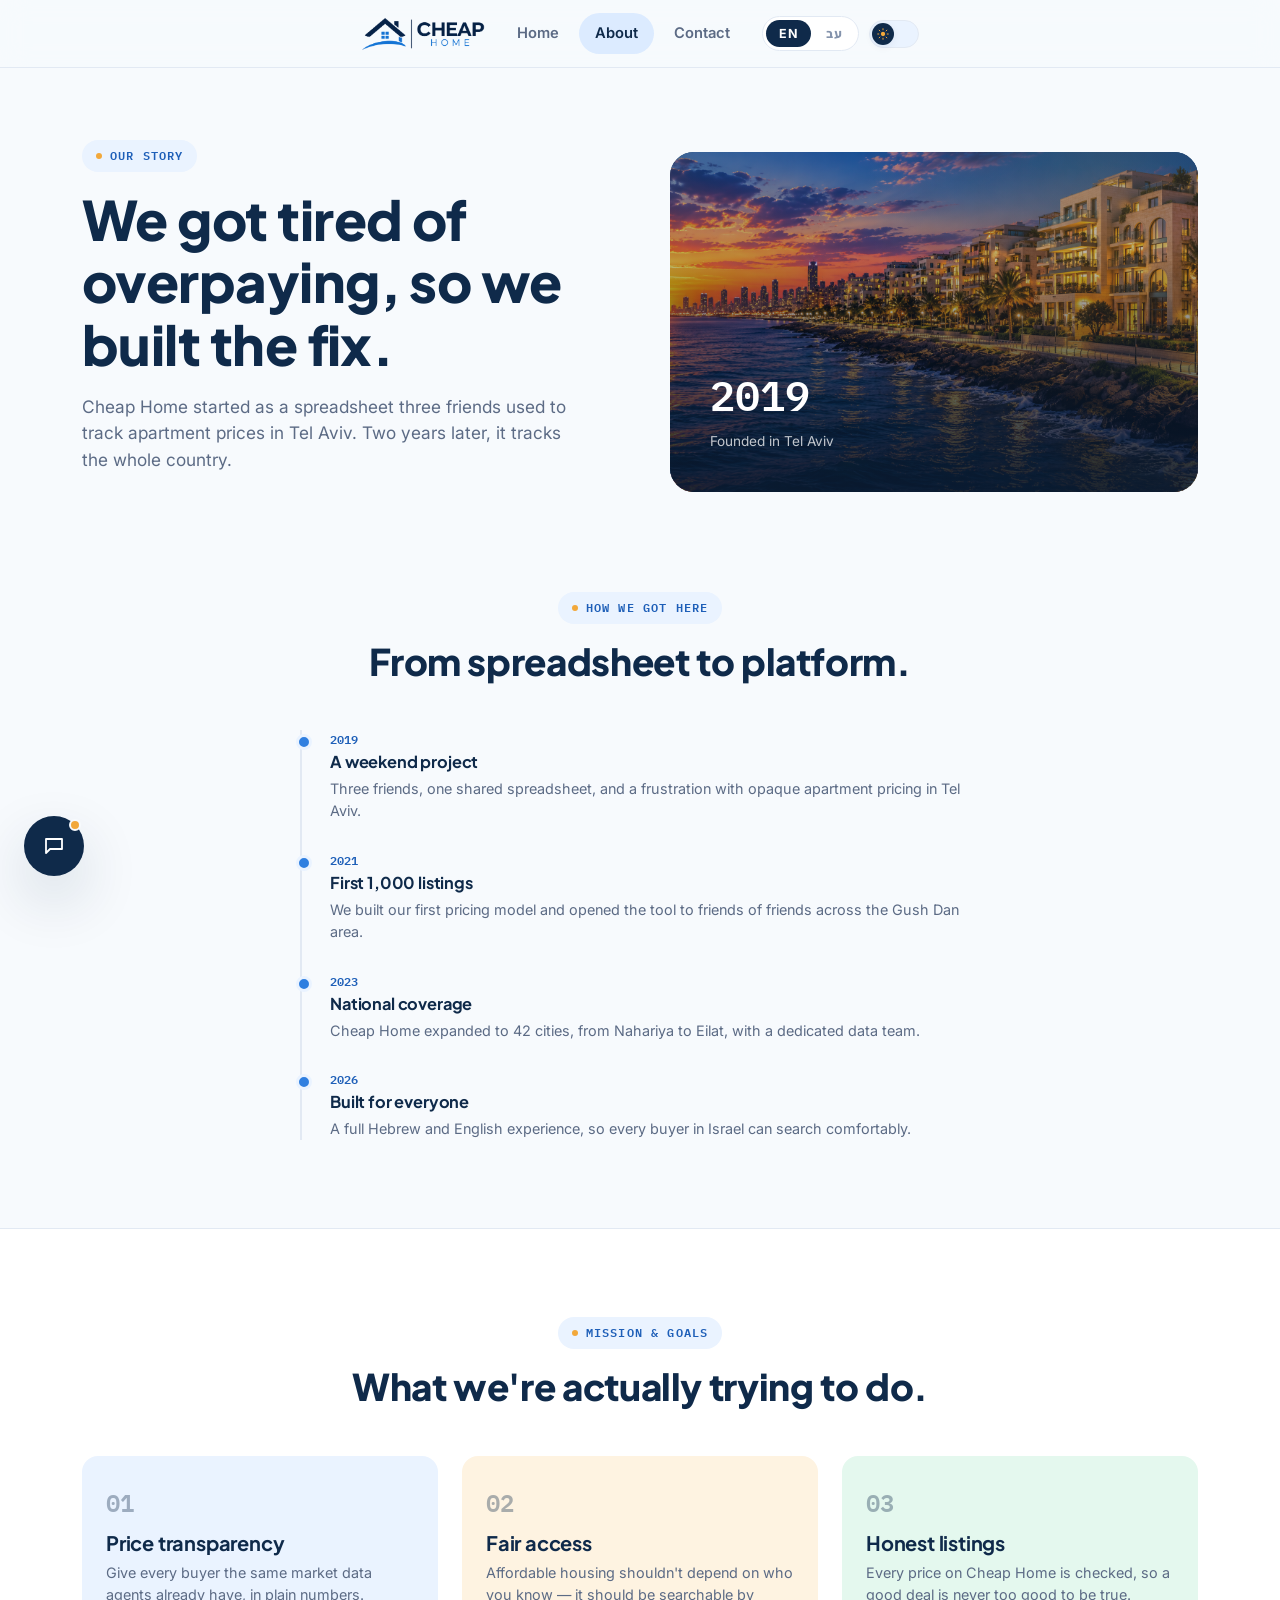
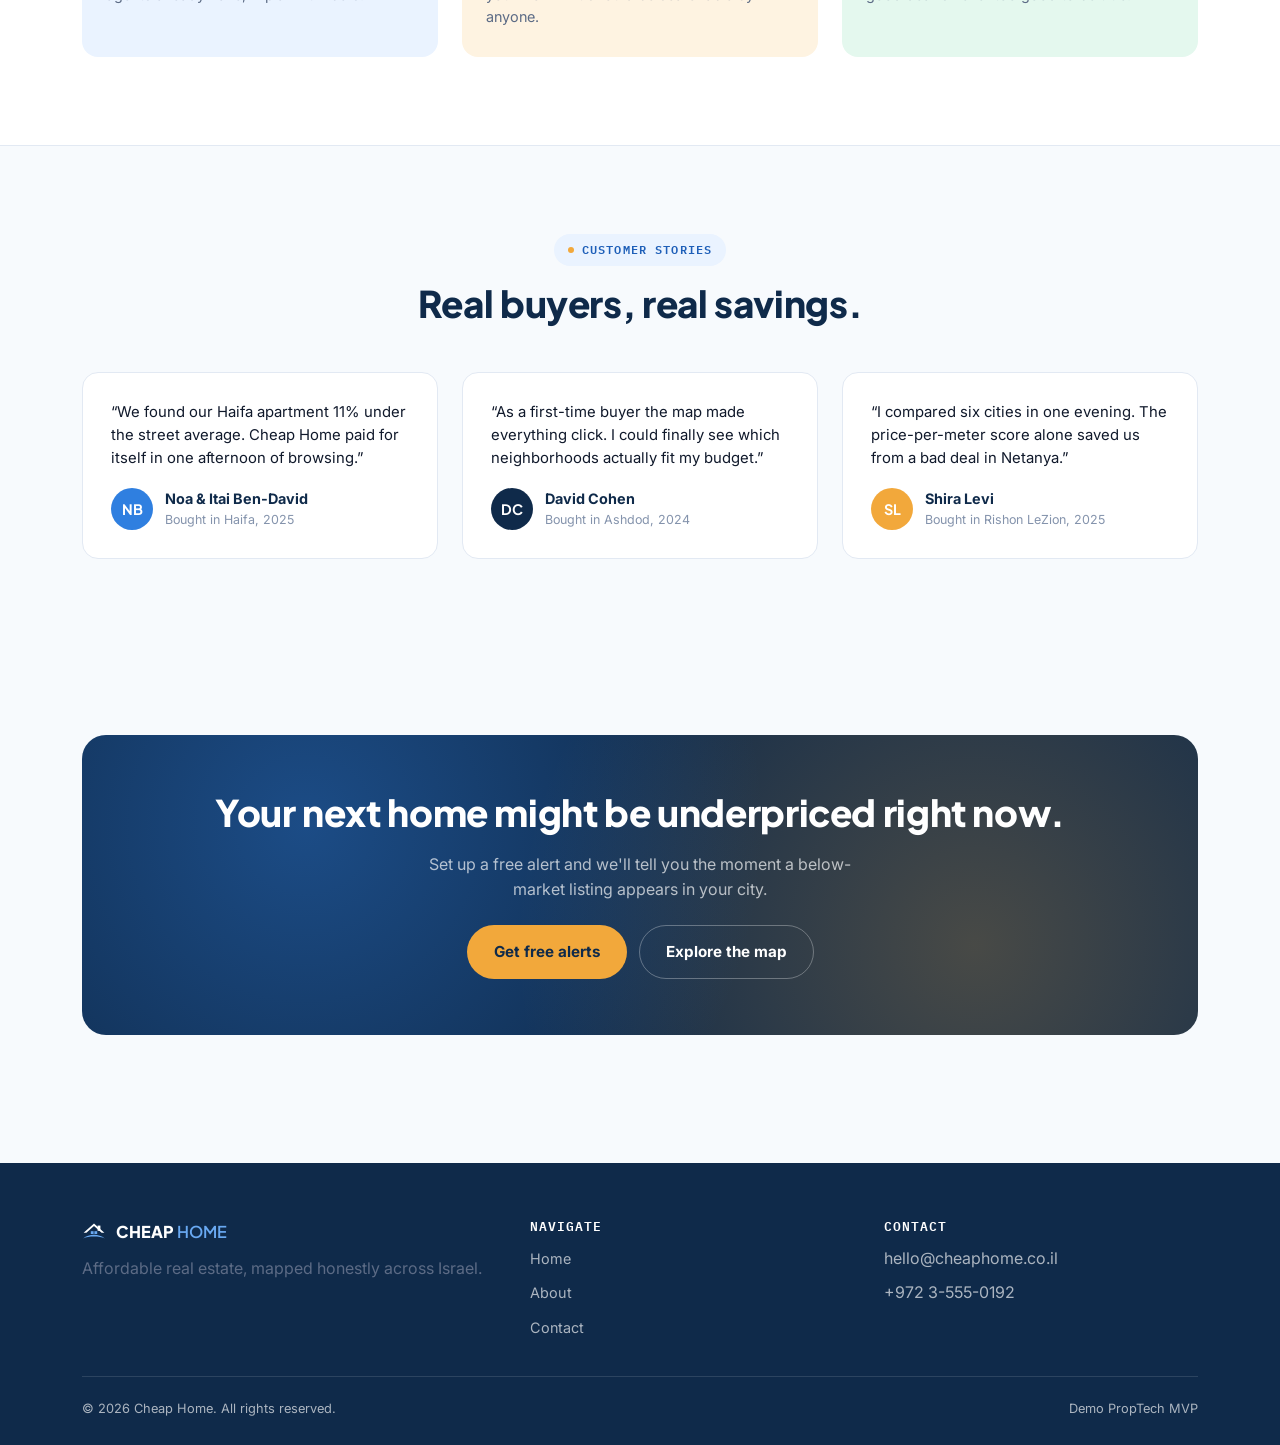
<file: about.html>
<!DOCTYPE html>
<html lang="en" dir="ltr">
<head>
<meta charset="UTF-8">
<script src="scripts/theme-init.js"></script>
<meta name="viewport" content="width=device-width, initial-scale=1.0">
<title>About — Cheap Home</title>
<meta name="description" content="The story, mission and customers behind Cheap Home, Israel's affordable real estate platform.">
<link rel="icon" href="assets/icon.svg" type="image/svg+xml">
<link rel="stylesheet" href="style.css">
</head>
<body>

<!-- ============ HEADER ============ -->
<header class="site-header">
  <div class="container nav-inner">
    <a href="index.html" class="brand">
      <img class="brand-logo" src="assets/logo-en.png" data-logo-en-light="assets/logo-en.png" data-logo-en-dark="assets/logo-en-dark.png" data-logo-he-light="assets/logo-en.png" data-logo-he-dark="assets/logo-en-dark.png" alt="Cheap Home">
    </a>

    <nav class="nav-links">
      <a href="index.html" data-page="index.html" data-i18n="nav.home">Home</a>
      <a href="about.html" data-page="about.html" data-i18n="nav.about">About</a>
      <a href="contact.html" data-page="contact.html" data-i18n="nav.contact">Contact</a>
    </nav>

    <div class="nav-actions">
      <div class="lang-switch">
        <button type="button" data-lang="en">EN</button>
        <button type="button" data-lang="he">עב</button>
      </div>
      <button class="theme-toggle" id="theme-toggle" type="button" role="switch" aria-checked="false" data-i18n-aria-label="theme.toDark" aria-label="Switch to dark mode">
        <span class="tt-thumb">
          <svg class="tt-icon tt-sun" viewBox="0 0 20 20" fill="none" stroke="currentColor" stroke-width="1.6" stroke-linecap="round"><circle cx="10" cy="10" r="3.6" fill="currentColor" stroke="none"></circle><line x1="10" y1="1.2" x2="10" y2="3"></line><line x1="10" y1="17" x2="10" y2="18.8"></line><line x1="1.2" y1="10" x2="3" y2="10"></line><line x1="17" y1="10" x2="18.8" y2="10"></line><line x1="3.6" y1="3.6" x2="4.9" y2="4.9"></line><line x1="15.1" y1="15.1" x2="16.4" y2="16.4"></line><line x1="15.1" y1="4.9" x2="16.4" y2="3.6"></line><line x1="3.6" y1="16.4" x2="4.9" y2="15.1"></line></svg>
          <svg class="tt-icon tt-moon" viewBox="0 0 20 20" fill="currentColor"><path d="M15.5 12.3A6.5 6.5 0 018 3.8c0-.6.05-1.1.16-1.6A7 7 0 1017 13.7c-.5.4-1 .5-1.5.6z"></path></svg>
        </span>
      </button>
      <button class="nav-toggle" type="button" aria-label="Menu"><span></span></button>
    </div>
  </div>
</header>

<!-- ============ ABOUT HERO / STORY ============ -->
<section class="hero" style="padding-bottom:0;">
  <div class="container story-grid">
    <div class="reveal">
      <span class="eyebrow" data-i18n="about.hero.eyebrow">Our story</span>
      <h1 data-i18n="about.hero.title">We got tired of overpaying, so we built the fix.</h1>
      <p class="hero-lead" data-i18n="about.hero.lead">Cheap Home started as a spreadsheet three friends used to track apartment prices in Tel Aviv. Two years later, it tracks the whole country.</p>
    </div>
    <div class="story-figure reveal">
      <img class="story-photo" src="assets/shorelineCH.png" alt="Illustration of an Israeli shoreline with homes along the promenade">
      <div class="sf-stat">
        <div class="num" data-i18n="about.figure.num">2019</div>
        <div class="lbl" data-i18n="about.figure.lbl">Founded in Tel Aviv</div>
      </div>
    </div>
  </div>
</section>

<!-- ============ TIMELINE ============ -->
<section>
  <div class="container">
    <div class="section-head reveal">
      <span class="eyebrow" data-i18n="about.timeline.eyebrow">How we got here</span>
      <h2 data-i18n="about.timeline.title">From spreadsheet to platform.</h2>
    </div>
    <div class="timeline reveal" style="max-width:680px; margin-inline:auto;">
      <div class="timeline-item">
        <div class="ti-year" data-i18n="tl1.year">2019</div>
        <h3 data-i18n="tl1.title">A weekend project</h3>
        <p data-i18n="tl1.body">Three friends, one shared spreadsheet, and a frustration with opaque apartment pricing in Tel Aviv.</p>
      </div>
      <div class="timeline-item">
        <div class="ti-year" data-i18n="tl2.year">2021</div>
        <h3 data-i18n="tl2.title">First 1,000 listings</h3>
        <p data-i18n="tl2.body">We built our first pricing model and opened the tool to friends of friends across the Gush Dan area.</p>
      </div>
      <div class="timeline-item">
        <div class="ti-year" data-i18n="tl3.year">2023</div>
        <h3 data-i18n="tl3.title">National coverage</h3>
        <p data-i18n="tl3.body">Cheap Home expanded to 42 cities, from Nahariya to Eilat, with a dedicated data team.</p>
      </div>
      <div class="timeline-item">
        <div class="ti-year" data-i18n="tl4.year">2026</div>
        <h3 data-i18n="tl4.title">Built for everyone</h3>
        <p data-i18n="tl4.body">A full Hebrew and English experience, so every buyer in Israel can search comfortably.</p>
      </div>
    </div>
  </div>
</section>

<!-- ============ MISSION ============ -->
<section class="section-alt">
  <div class="container">
    <div class="section-head reveal">
      <span class="eyebrow" data-i18n="mission.eyebrow">Mission & goals</span>
      <h2 data-i18n="mission.title">What we're actually trying to do.</h2>
    </div>
    <div class="mission-grid">
      <div class="mission-card reveal">
        <div class="mi-num">01</div>
        <h3 data-i18n="m1.title">Price transparency</h3>
        <p data-i18n="m1.body">Give every buyer the same market data agents already have, in plain numbers.</p>
      </div>
      <div class="mission-card reveal">
        <div class="mi-num">02</div>
        <h3 data-i18n="m2.title">Fair access</h3>
        <p data-i18n="m2.body">Affordable housing shouldn't depend on who you know — it should be searchable by anyone.</p>
      </div>
      <div class="mission-card reveal">
        <div class="mi-num">03</div>
        <h3 data-i18n="m3.title">Honest listings</h3>
        <p data-i18n="m3.body">Every price on Cheap Home is checked, so a good deal is never too good to be true.</p>
      </div>
    </div>
  </div>
</section>

<!-- ============ TESTIMONIALS ============ -->
<section>
  <div class="container">
    <div class="section-head reveal">
      <span class="eyebrow" data-i18n="testi.eyebrow">Customer stories</span>
      <h2 data-i18n="testi.title">Real buyers, real savings.</h2>
    </div>
    <div class="testimonial-grid">
      <div class="testimonial-card reveal">
        <p class="t-quote" data-i18n="t1.quote">We found our Haifa apartment 11% under the street average. Cheap Home paid for itself in one afternoon of browsing.</p>
        <div class="t-person">
          <div class="t-avatar" data-initials="NB">NB</div>
          <div>
            <div class="t-name" data-i18n="t1.name">Noa & Itai Ben-David</div>
            <div class="t-role" data-i18n="t1.role">Bought in Haifa, 2025</div>
          </div>
        </div>
      </div>
      <div class="testimonial-card reveal">
        <p class="t-quote" data-i18n="t2.quote">As a first-time buyer the map made everything click. I could finally see which neighborhoods actually fit my budget.</p>
        <div class="t-person">
          <div class="t-avatar" data-initials="DC">DC</div>
          <div>
            <div class="t-name" data-i18n="t2.name">David Cohen</div>
            <div class="t-role" data-i18n="t2.role">Bought in Ashdod, 2024</div>
          </div>
        </div>
      </div>
      <div class="testimonial-card reveal">
        <p class="t-quote" data-i18n="t3.quote">I compared six cities in one evening. The price-per-meter score alone saved us from a bad deal in Netanya.</p>
        <div class="t-person">
          <div class="t-avatar" data-initials="SL">SL</div>
          <div>
            <div class="t-name" data-i18n="t3.name">Shira Levi</div>
            <div class="t-role" data-i18n="t3.role">Bought in Rishon LeZion, 2025</div>
          </div>
        </div>
      </div>
    </div>
  </div>
</section>

<!-- ============ CTA BAND ============ -->
<section>
  <div class="container">
    <div class="cta-band reveal">
      <h2 data-i18n="cta.title">Your next home might be underpriced right now.</h2>
      <p data-i18n="cta.lead">Set up a free alert and we'll tell you the moment a below-market listing appears in your city.</p>
      <div class="btn-row">
        <a href="contact.html" class="btn btn-gold" data-i18n="cta.primary">Get free alerts</a>
        <a href="index.html#map" class="btn btn-outline" style="border-color:rgba(255,255,255,.3); color:#fff;" data-i18n="hero.cta.primary">Explore the map</a>
      </div>
    </div>
  </div>
</section>

<!-- ============ FOOTER ============ -->
<footer class="site-footer">
  <div class="container">
    <div class="footer-grid">
      <div>
        <div class="footer-brand"><img src="assets/icon-white.svg" alt=""><span><span data-i18n="brand.word1">CHEAP</span> <span class="word-2" data-i18n="brand.word2">HOME</span></span></div>
        <p data-i18n="footer.tagline">Affordable real estate, mapped honestly across Israel.</p>
      </div>
      <div class="footer-col">
        <h4 data-i18n="footer.nav">Navigate</h4>
        <ul>
          <li><a href="index.html" data-i18n="nav.home">Home</a></li>
          <li><a href="about.html" data-i18n="nav.about">About</a></li>
          <li><a href="contact.html" data-i18n="nav.contact">Contact</a></li>
        </ul>
      </div>
      <div class="footer-col">
        <h4 data-i18n="footer.contact">Contact</h4>
        <ul>
          <li>hello@cheaphome.co.il</li>
          <li>+972 3-555-0192</li>
        </ul>
      </div>
    </div>
    <div class="footer-bottom">
      <span data-i18n="footer.rights">© 2026 Cheap Home. All rights reserved.</span>
      <span data-i18n="footer.demo">Demo PropTech MVP</span>
    </div>
  </div>
</footer>


<!-- ============ CHAT WIDGET ============ -->
<div class="chat-widget" id="chat-widget">
  <div class="chat-panel" role="dialog" aria-label="Cheap Home chat">
    <div class="chat-header">
      <div class="chat-avatar"><img src="assets/icon.svg" alt=""></div>
      <div class="chat-head-text">
        <div class="chat-name" data-i18n="chat.name">Cheap Home Assistant</div>
        <div class="chat-status" data-i18n="chat.status">Typically replies instantly</div>
      </div>
      <button class="chat-close" id="chat-close" type="button" data-i18n-aria-label="chat.closeAria" aria-label="Close chat">
        <svg viewBox="0 0 20 20" fill="none" stroke="currentColor" stroke-width="2" stroke-linecap="round"><line x1="5" y1="5" x2="15" y2="15"></line><line x1="15" y1="5" x2="5" y2="15"></line></svg>
      </button>
    </div>
    <div class="chat-messages" id="chat-messages"></div>
    <form class="chat-input-row" id="chat-form">
      <input type="text" id="chat-input" data-i18n-placeholder="chat.placeholder" placeholder="Type a message…" autocomplete="off">
      <button class="chat-send" type="submit" data-i18n-aria-label="chat.sendAria" aria-label="Send message">
        <svg viewBox="0 0 20 20" fill="currentColor"><path d="M2 10l15-7-5 7 5 7-15-7z"></path></svg>
      </button>
    </form>
  </div>
  <button class="chat-fab" id="chat-fab" type="button" data-i18n-aria-label="chat.fabAria" aria-label="Open chat">
    <svg class="icon-chat" viewBox="0 0 24 24" fill="none" stroke="currentColor" stroke-width="1.8" stroke-linecap="round" stroke-linejoin="round"><path d="M4 5h16v10H8l-4 4V5z"></path></svg>
    <svg class="icon-close" viewBox="0 0 20 20" fill="none" stroke="currentColor" stroke-width="2" stroke-linecap="round"><line x1="5" y1="5" x2="15" y2="15"></line><line x1="15" y1="5" x2="5" y2="15"></line></svg>
    <span class="fab-dot"></span>
  </button>
</div>

<script src="scripts/scripts.js"></script>
</body>
</html>
</file>
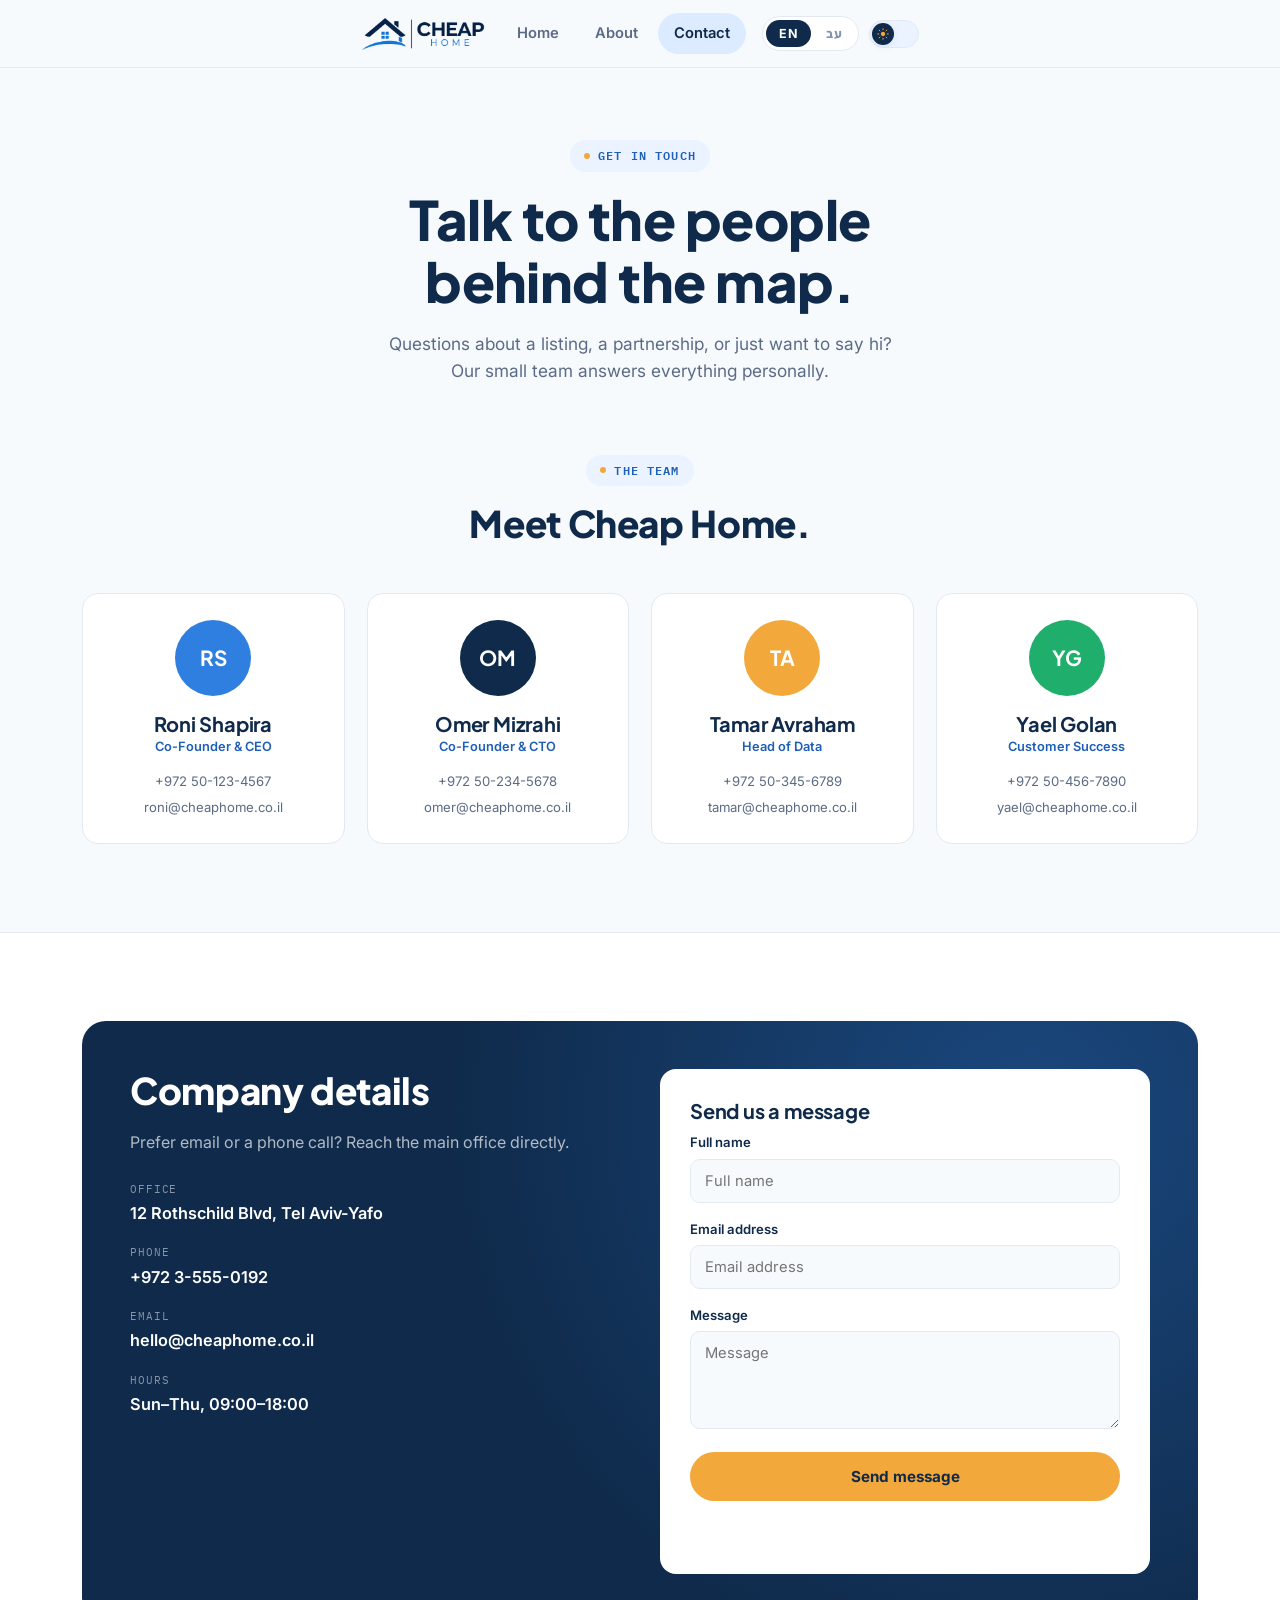
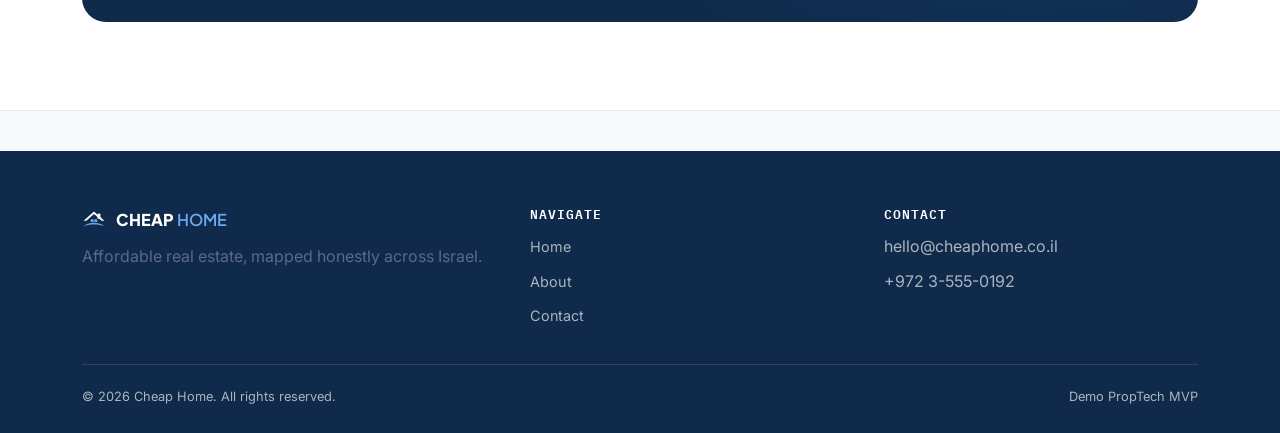
<file: contact.html>
<!DOCTYPE html>
<html lang="en" dir="ltr">
<head>
<meta charset="UTF-8">
<script src="scripts/theme-init.js"></script>
<meta name="viewport" content="width=device-width, initial-scale=1.0">
<title>Contact — Cheap Home</title>
<meta name="description" content="Get in touch with the Cheap Home team — office, phone, email and a message form.">
<link rel="icon" href="assets/icon.svg" type="image/svg+xml">
<link rel="stylesheet" href="style.css">
</head>
<body>

<!-- ============ HEADER ============ -->
<header class="site-header">
  <div class="container nav-inner">
    <a href="index.html" class="brand">
      <img class="brand-logo" src="assets/logo-en.png" data-logo-en-light="assets/logo-en.png" data-logo-en-dark="assets/logo-en-dark.png" data-logo-he-light="assets/logo-en.png" data-logo-he-dark="assets/logo-en-dark.png" alt="Cheap Home">
    </a>

    <nav class="nav-links">
      <a href="index.html" data-page="index.html" data-i18n="nav.home">Home</a>
      <a href="about.html" data-page="about.html" data-i18n="nav.about">About</a>
      <a href="contact.html" data-page="contact.html" data-i18n="nav.contact">Contact</a>
    </nav>

    <div class="nav-actions">
      <div class="lang-switch">
        <button type="button" data-lang="en">EN</button>
        <button type="button" data-lang="he">עב</button>
      </div>
      <button class="theme-toggle" id="theme-toggle" type="button" role="switch" aria-checked="false" data-i18n-aria-label="theme.toDark" aria-label="Switch to dark mode">
        <span class="tt-thumb">
          <svg class="tt-icon tt-sun" viewBox="0 0 20 20" fill="none" stroke="currentColor" stroke-width="1.6" stroke-linecap="round"><circle cx="10" cy="10" r="3.6" fill="currentColor" stroke="none"></circle><line x1="10" y1="1.2" x2="10" y2="3"></line><line x1="10" y1="17" x2="10" y2="18.8"></line><line x1="1.2" y1="10" x2="3" y2="10"></line><line x1="17" y1="10" x2="18.8" y2="10"></line><line x1="3.6" y1="3.6" x2="4.9" y2="4.9"></line><line x1="15.1" y1="15.1" x2="16.4" y2="16.4"></line><line x1="15.1" y1="4.9" x2="16.4" y2="3.6"></line><line x1="3.6" y1="16.4" x2="4.9" y2="15.1"></line></svg>
          <svg class="tt-icon tt-moon" viewBox="0 0 20 20" fill="currentColor"><path d="M15.5 12.3A6.5 6.5 0 018 3.8c0-.6.05-1.1.16-1.6A7 7 0 1017 13.7c-.5.4-1 .5-1.5.6z"></path></svg>
        </span>
      </button>
      <button class="nav-toggle" type="button" aria-label="Menu"><span></span></button>
    </div>
  </div>
</header>

<!-- ============ CONTACT HERO ============ -->
<section class="hero" style="padding-bottom:20px;">
  <div class="container text-center reveal" style="max-width:640px; margin:0 auto;">
    <span class="eyebrow" data-i18n="contact.hero.eyebrow">Get in touch</span>
    <h1 data-i18n="contact.hero.title">Talk to the people behind the map.</h1>
    <p class="hero-lead" style="margin-inline:auto;" data-i18n="contact.hero.lead">Questions about a listing, a partnership, or just want to say hi? Our small team answers everything personally.</p>
  </div>
</section>

<!-- ============ TEAM ============ -->
<section style="padding-top:20px;">
  <div class="container">
    <div class="section-head reveal">
      <span class="eyebrow" data-i18n="team.eyebrow">The team</span>
      <h2 data-i18n="team.title">Meet Cheap Home.</h2>
    </div>
    <div class="team-grid">
      <div class="team-card reveal">
        <div class="team-avatar" data-initials="RS">RS</div>
        <h3>Roni Shapira</h3>
        <div class="team-role" data-i18n="role.ceo">Co-Founder & CEO</div>
        <div class="team-contact">
          <a href="tel:+972501234567">+972 50-123-4567</a>
          <a href="mailto:roni@cheaphome.co.il">roni@cheaphome.co.il</a>
        </div>
      </div>
      <div class="team-card reveal">
        <div class="team-avatar" data-initials="OM">OM</div>
        <h3>Omer Mizrahi</h3>
        <div class="team-role" data-i18n="role.cto">Co-Founder & CTO</div>
        <div class="team-contact">
          <a href="tel:+972502345678">+972 50-234-5678</a>
          <a href="mailto:omer@cheaphome.co.il">omer@cheaphome.co.il</a>
        </div>
      </div>
      <div class="team-card reveal">
        <div class="team-avatar" data-initials="TA">TA</div>
        <h3>Tamar Avraham</h3>
        <div class="team-role" data-i18n="role.data">Head of Data</div>
        <div class="team-contact">
          <a href="tel:+972503456789">+972 50-345-6789</a>
          <a href="mailto:tamar@cheaphome.co.il">tamar@cheaphome.co.il</a>
        </div>
      </div>
      <div class="team-card reveal">
        <div class="team-avatar" data-initials="YG">YG</div>
        <h3>Yael Golan</h3>
        <div class="team-role" data-i18n="role.cs">Customer Success</div>
        <div class="team-contact">
          <a href="tel:+972504567890">+972 50-456-7890</a>
          <a href="mailto:yael@cheaphome.co.il">yael@cheaphome.co.il</a>
        </div>
      </div>
    </div>
  </div>
</section>

<!-- ============ CONTACT PANEL + FORM ============ -->
<section class="section-alt">
  <div class="container">
    <div class="contact-panel reveal">
      <div>
        <h2 data-i18n="contact.panel.title">Company details</h2>
        <p data-i18n="contact.panel.lead">Prefer email or a phone call? Reach the main office directly.</p>
        <div class="contact-list">
          <div>
            <div class="ci-label" data-i18n="contact.office">Office</div>
            <div class="ci-value" data-i18n="contact.office.val">12 Rothschild Blvd, Tel Aviv-Yafo</div>
          </div>
          <div>
            <div class="ci-label" data-i18n="contact.phone">Phone</div>
            <div class="ci-value">+972 3-555-0192</div>
          </div>
          <div>
            <div class="ci-label" data-i18n="contact.email">Email</div>
            <div class="ci-value">hello@cheaphome.co.il</div>
          </div>
          <div>
            <div class="ci-label" data-i18n="contact.hours">Hours</div>
            <div class="ci-value" data-i18n="contact.hours.val">Sun–Thu, 09:00–18:00</div>
          </div>
        </div>
      </div>

      <div class="form-card">
        <h3 data-i18n="form.title">Send us a message</h3>
        <form id="contact-form">
          <div class="form-row">
            <label for="f-name" data-i18n="form.name">Full name</label>
            <input type="text" id="f-name" name="name" required data-i18n-placeholder="form.name" placeholder="Full name">
          </div>
          <div class="form-row">
            <label for="f-email" data-i18n="form.email">Email address</label>
            <input type="email" id="f-email" name="email" required data-i18n-placeholder="form.email" placeholder="Email address">
          </div>
          <div class="form-row">
            <label for="f-message" data-i18n="form.message">Message</label>
            <textarea id="f-message" name="message" rows="4" required data-i18n-placeholder="form.message" placeholder="Message"></textarea>
          </div>
          <button type="submit" class="btn btn-gold btn-block" data-i18n="form.submit">Send message</button>
          <p class="form-note" id="form-status" data-i18n="form.note">This is a demo form — no data is transmitted.</p>
        </form>
      </div>
    </div>
  </div>
</section>

<!-- ============ FOOTER ============ -->
<footer class="site-footer">
  <div class="container">
    <div class="footer-grid">
      <div>
        <div class="footer-brand"><img src="assets/icon-white.svg" alt=""><span><span data-i18n="brand.word1">CHEAP</span> <span class="word-2" data-i18n="brand.word2">HOME</span></span></div>
        <p data-i18n="footer.tagline">Affordable real estate, mapped honestly across Israel.</p>
      </div>
      <div class="footer-col">
        <h4 data-i18n="footer.nav">Navigate</h4>
        <ul>
          <li><a href="index.html" data-i18n="nav.home">Home</a></li>
          <li><a href="about.html" data-i18n="nav.about">About</a></li>
          <li><a href="contact.html" data-i18n="nav.contact">Contact</a></li>
        </ul>
      </div>
      <div class="footer-col">
        <h4 data-i18n="footer.contact">Contact</h4>
        <ul>
          <li>hello@cheaphome.co.il</li>
          <li>+972 3-555-0192</li>
        </ul>
      </div>
    </div>
    <div class="footer-bottom">
      <span data-i18n="footer.rights">© 2026 Cheap Home. All rights reserved.</span>
      <span data-i18n="footer.demo">Demo PropTech MVP</span>
    </div>
  </div>
</footer>

<script src="scripts/scripts.js"></script>
</body>
</html>
</file>
<file: style.css>
/* =========================================================
   Cheap Home — PropTech MVP
   Design tokens
   Written mobile-first: unprefixed rules are the mobile
   baseline; min-width media queries progressively enhance
   layout for larger viewports.
========================================================= */
@import url('https://fonts.googleapis.com/css2?family=Plus+Jakarta+Sans:wght@500;600;700;800&family=Inter:wght@400;500;600;700&family=Rubik:wght@400;500;600;700;800&family=IBM+Plex+Mono:wght@500;600&display=swap');

:root{
  /* Color */
  --navy: #0F2A4A;
  --navy-ink: #10192B;
  --blue: #2F7FE0;
  --blue-dark: #1E5FB8;
  --blue-tint: #EAF3FF;
  --blue-tint-2: #DCEBFF;
  --gold: #F2A83B;
  --gold-tint: #FEF3E1;
  --mint: #1FAE6B;
  --mint-tint: #E4F8EE;
  --paper: #F7FAFD;
  --white: #FFFFFF;
  --line: #E2E9F3;
  --muted: #5C6B85;
  --muted-2: #8493AC;

  /* Type */
  --font-display: 'Plus Jakarta Sans', 'Rubik', sans-serif;
  --font-body: 'Inter', 'Rubik', sans-serif;
  --font-heb: 'Rubik', sans-serif;
  --font-mono: 'IBM Plex Mono', monospace;

  /* Semantic tokens that differ between light and dark themes */
  --surface: #FFFFFF;
  --text-strong: #0F2A4A;
  --header-bg: rgba(247,250,253,0.9);

  /* Layout */
  --radius-sm: 10px;
  --radius-md: 16px;
  --radius-lg: 24px;
  --shadow-sm: 0 2px 8px rgba(15,42,74,0.06);
  --shadow-md: 0 12px 32px rgba(15,42,74,0.10);
  --shadow-lg: 0 24px 60px rgba(15,42,74,0.16);
  --container: 1180px;
  --nav-h: 68px;
}

/* ---------------------------------------------------------
   Dark theme overrides. --navy, --white and --gold stay
   constant across themes: they are the fixed fills used for
   permanently-dark brand blocks (buttons, footer, chat header,
   CTA bands) and the text/icons that sit on them. Everything
   below is what actually needs to flip for a page-level surface
   that goes from light to dark.
--------------------------------------------------------- */
[data-theme="dark"]{
  --paper: #0A1322;
  --surface: #121F35;
  --text-strong: #EAF2FF;
  --navy-ink: #E6EDF7;
  --line: #223252;
  --muted: #A9B6CE;
  --muted-2: #7C8BA6;
  --header-bg: rgba(10,19,34,0.82);

  --blue: #5B9DF2;
  --blue-dark: #8FBFF5;
  --blue-tint: #16273F;
  --blue-tint-2: #1C3355;
  --gold-tint: #3A2A14;
  --mint: #35D98C;
  --mint-tint: #103826;
}

*{ box-sizing: border-box; }
html{ scroll-behavior: smooth; }
body{
  margin: 0;
  background: var(--paper);
  color: var(--navy-ink);
  font-family: var(--font-body);
  font-size: 15.5px;
  line-height: 1.55;
  -webkit-font-smoothing: antialiased;
  transition: background-color .25s ease, color .25s ease;
}
@media (min-width: 720px){
  body{ font-size: 16px; }
}

h1,h2,h3,h4{
  font-family: var(--font-display);
  color: var(--text-strong);
  margin: 0 0 .5em;
  line-height: 1.15;
  letter-spacing: -0.01em;
}
h1{ font-size: clamp(2rem, 7vw, 3.4rem); font-weight: 800; }
h2{ font-size: clamp(1.55rem, 5vw, 2.3rem); font-weight: 800; }
h3{ font-size: 1.15rem; font-weight: 700; }
@media (min-width: 720px){ h3{ font-size: 1.25rem; } }
p{ margin: 0 0 1em; color: var(--muted); }
a{ color: inherit; text-decoration: none; }
img{ max-width: 100%; display: block; }
ul{ margin:0; padding:0; list-style:none; }
button{ font-family: inherit; }

.container{
  max-width: var(--container);
  margin: 0 auto;
  padding: 0 20px;
}
@media (min-width: 720px){
  .container{ padding: 0 32px; }
}

.eyebrow{
  display: inline-flex;
  align-items: center;
  gap: 8px;
  font-family: var(--font-mono);
  font-size: .72rem;
  font-weight: 600;
  letter-spacing: .1em;
  text-transform: uppercase;
  color: var(--blue-dark);
  background: var(--blue-tint);
  padding: 7px 14px;
  border-radius: 100px;
  margin-bottom: 16px;
}
.eyebrow::before{
  content: '';
  width: 6px; height: 6px;
  border-radius: 50%;
  background: var(--gold);
  flex-shrink: 0;
}

/* RTL / Hebrew */
[dir="rtl"] body,
[dir="rtl"] h1, [dir="rtl"] h2, [dir="rtl"] h3, [dir="rtl"] h4{
  font-family: var(--font-heb);
}
[dir="rtl"] .eyebrow{ font-family: var(--font-heb); letter-spacing: 0; }
[dir="rtl"] .price, [dir="rtl"] .stat-num{ direction: ltr; unicode-bidi: isolate; }

/* =========================================================
   Buttons
========================================================= */
.btn{
  display: inline-flex;
  align-items: center;
  justify-content: center;
  gap: 8px;
  padding: 13px 22px;
  border-radius: 100px;
  font-weight: 700;
  font-size: .92rem;
  border: 1px solid transparent;
  cursor: pointer;
  transition: transform .15s ease, box-shadow .15s ease, background .15s ease, color .15s ease;
  white-space: nowrap;
}
@media (min-width: 720px){
  .btn{ padding: 14px 26px; font-size: .95rem; }
}
.btn:active{ transform: scale(.97); }
.btn-primary{
  background: var(--navy);
  color: var(--white);
  box-shadow: var(--shadow-sm);
}
.btn-primary:hover{ background: var(--blue-dark); box-shadow: var(--shadow-md); }
.btn-gold{
  background: var(--gold);
  color: var(--navy);
}
.btn-gold:hover{ box-shadow: var(--shadow-md); transform: translateY(-1px); }
.btn-outline{
  background: transparent;
  border-color: var(--line);
  color: var(--text-strong);
}
.btn-outline:hover{ border-color: var(--blue); color: var(--blue-dark); }
.btn-block{ width: 100%; }

/* =========================================================
   Navigation (mobile: hamburger + slide-down panel)
========================================================= */
.site-header{
  position: sticky;
  top: 0;
  z-index: 100;
  height: var(--nav-h);
  display: flex;
  align-items: center;
  background: var(--header-bg);
  backdrop-filter: blur(14px) saturate(140%);
  -webkit-backdrop-filter: blur(14px) saturate(140%);
  border-bottom: 1px solid var(--line);
}
.nav-inner{
  display: flex;
  align-items: center;
  justify-content: space-between;
  gap: 16px;
}

.brand{ display: flex; align-items: center; }
.brand .brand-logo{ height: 28px; width: auto; display: block; }
@media (min-width: 720px){
  .brand .brand-logo{ height: 34px; }
}

.nav-links{
  display: flex;
  flex-direction: column;
  align-items: stretch;
  gap: 2px;
  position: fixed;
  top: var(--nav-h);
  inset-inline: 0;
  background: var(--surface);
  padding: 10px 16px 16px;
  border-bottom: 1px solid var(--line);
  box-shadow: var(--shadow-md);
  transform: translateY(-8px);
  opacity: 0;
  pointer-events: none;
  transition: opacity .18s ease, transform .18s ease;
  z-index: 90;
}
.nav-links.open{ opacity: 1; transform: translateY(0); pointer-events: auto; }
.nav-links a{
  padding: 12px 14px;
  border-radius: 12px;
  font-weight: 600;
  font-size: .95rem;
  color: var(--muted);
  transition: background .15s ease, color .15s ease;
}
.nav-links a:hover{ color: var(--text-strong); background: var(--blue-tint); }
.nav-links a.active{ color: var(--text-strong); background: var(--blue-tint-2); }

@media (min-width: 720px){
  .nav-links{
    position: static;
    flex-direction: row;
    align-items: center;
    gap: 4px;
    background: transparent;
    padding: 0;
    border-bottom: 0;
    box-shadow: none;
    transform: none;
    opacity: 1;
    pointer-events: auto;
  }
  .nav-links a{ padding: 9px 16px; border-radius: 100px; font-size: .92rem; }
}

.nav-actions{ display: flex; align-items: center; gap: 8px; }
@media (min-width: 720px){ .nav-actions{ gap: 10px; } }

.lang-switch{
  display: flex;
  align-items: center;
  background: var(--surface);
  border: 1px solid var(--line);
  border-radius: 100px;
  padding: 3px;
  gap: 2px;
}
.lang-switch button{
  border: none;
  background: transparent;
  padding: 6px 11px;
  border-radius: 100px;
  font-weight: 700;
  font-size: .74rem;
  letter-spacing: .04em;
  color: var(--muted-2);
  cursor: pointer;
  transition: background .15s ease, color .15s ease;
}
@media (min-width: 720px){
  .lang-switch button{ padding: 6px 13px; font-size: .78rem; }
}
.lang-switch button.active{
  background: var(--navy);
  color: var(--white);
}

/* ---------------------------------------------------------
   Theme toggle — sliding switch with sun/moon glyphs
--------------------------------------------------------- */
.theme-toggle{
  width: 46px;
  height: 26px;
  border-radius: 100px;
  border: 1px solid var(--line);
  background: var(--blue-tint);
  padding: 0;
  cursor: pointer;
  flex-shrink: 0;
  position: relative;
  transition: background .2s ease, border-color .2s ease;
}
@media (min-width: 720px){
  .theme-toggle{ width: 50px; height: 28px; }
}
.theme-toggle .tt-thumb{
  position: absolute;
  top: 2px;
  inset-inline-start: 2px;
  width: 20px;
  height: 20px;
  border-radius: 50%;
  background: var(--navy);
  color: var(--gold);
  display: flex;
  align-items: center;
  justify-content: center;
  box-shadow: var(--shadow-sm);
  transition: inset-inline-start .25s cubic-bezier(.4,0,.2,1), background .2s ease, color .2s ease;
}
@media (min-width: 720px){
  .theme-toggle .tt-thumb{ width: 22px; height: 22px; }
}
.theme-toggle .tt-icon{ width: 12px; height: 12px; }
.theme-toggle .tt-icon.tt-moon{ display: none; }
[data-theme="dark"] .theme-toggle .tt-thumb{
  inset-inline-start: calc(100% - 22px);
  background: var(--gold);
  color: var(--navy);
}
@media (min-width: 720px){
  [data-theme="dark"] .theme-toggle .tt-thumb{ inset-inline-start: calc(100% - 24px); }
}
[data-theme="dark"] .theme-toggle .tt-icon.tt-sun{ display: none; }
[data-theme="dark"] .theme-toggle .tt-icon.tt-moon{ display: block; }
.theme-toggle:hover .tt-thumb{ box-shadow: var(--shadow-md); }

.nav-toggle{
  display: flex;
  width: 38px; height: 38px;
  border-radius: 10px;
  border: 1px solid var(--line);
  background: var(--surface);
  align-items: center;
  justify-content: center;
  cursor: pointer;
  flex-shrink: 0;
}
@media (min-width: 720px){
  .nav-toggle{ display: none; }
}
.nav-toggle span, .nav-toggle span::before, .nav-toggle span::after{
  content: '';
  display: block;
  width: 17px; height: 2px;
  background: var(--text-strong);
  position: relative;
  transition: all .2s ease;
}
.nav-toggle span::before{ position: absolute; top: -6px; }
.nav-toggle span::after{ position: absolute; top: 6px; }

/* =========================================================
   Hero
========================================================= */
.hero{
  padding: 36px 0 24px;
  overflow: hidden;
}
@media (min-width: 720px){
  .hero{ padding: 60px 0 32px; }
}
@media (min-width: 980px){
  .hero{ padding: 72px 0 40px; }
}

.hero-grid{
  display: grid;
  grid-template-columns: 1fr;
  gap: 40px;
  align-items: center;
}
@media (min-width: 980px){
  .hero-grid{ grid-template-columns: 1.05fr .95fr; gap: 56px; }
}

.hero h1{ margin-bottom: 18px; }
.hero h1 .hl{ color: var(--blue); }
.hero-lead{ font-size: 1.02rem; max-width: 46ch; margin-bottom: 24px; }
@media (min-width: 720px){ .hero-lead{ font-size: 1.08rem; margin-bottom: 30px; } }
.hero-cta{ display: flex; gap: 12px; flex-wrap: wrap; margin-bottom: 32px; }
@media (min-width: 720px){ .hero-cta{ gap: 14px; margin-bottom: 40px; } }

.hero-stats{
  display: grid;
  grid-template-columns: repeat(3, minmax(0,1fr));
  gap: 14px;
  max-width: 420px;
}
@media (min-width: 560px){ .hero-stats{ gap: 24px; } }
@media (min-width: 980px){ .hero-stats{ gap: 34px; max-width: none; } }
.stat-num{
  font-family: var(--font-mono);
  font-size: clamp(1.05rem, 4.4vw, 1.5rem);
  font-weight: 600;
  color: var(--text-strong);
}
.stat-label{
  font-size: .74rem;
  color: var(--muted-2);
  margin-top: 2px;
}
@media (min-width: 720px){ .stat-label{ font-size: .8rem; } }

/* ---------------------------------------------------------
   Deal ticker stack — hero visual
   Mobile: simple animated vertical stack (no overlap risk).
   >=640px: playful overlapping "ticker" arrangement.
--------------------------------------------------------- */
.ticker-stack{
  position: relative;
  display: flex;
  flex-direction: column;
  gap: 14px;
}
.deal-card{
  position: static;
  width: 100%;
  background: var(--surface);
  border: 1px solid var(--line);
  border-radius: var(--radius-md);
  box-shadow: var(--shadow-md);
  padding: 16px 18px;
  transform: none;
  --rot: 0deg;
  opacity: 0;
  animation:
    cardIn .7s cubic-bezier(.22,1,.36,1) both,
    cardFloat 5s ease-in-out infinite;
  animation-delay: var(--card-delay, 0s), calc(var(--card-delay, 0s) + .7s);
  will-change: transform, opacity;
}
.deal-card.dc-1{ --card-delay: .05s; }
.deal-card.dc-2{ --card-delay: .2s; }
.deal-card.dc-3{ --card-delay: .35s; }
.deal-card:hover{
  animation-play-state: paused;
  transform: translateY(-4px) rotate(var(--rot));
  box-shadow: var(--shadow-lg);
  transition: transform .2s ease, box-shadow .2s ease;
}

@keyframes cardIn{
  0%{ opacity: 0; transform: translateY(22px) scale(.95) rotate(var(--rot)); }
  100%{ opacity: 1; transform: translateY(0) scale(1) rotate(var(--rot)); }
}
@keyframes cardFloat{
  0%, 100%{ transform: translateY(0) rotate(var(--rot)); }
  50%{ transform: translateY(-7px) rotate(var(--rot)); }
}

@media (min-width: 640px){
  .ticker-stack{ display: block; height: 400px; }
  .deal-card{
    position: absolute;
    width: 290px;
  }
  .deal-card.dc-1{ top: 4px; left: 6px; --rot: -4deg; z-index: 1; }
  .deal-card.dc-2{ top: 112px; left: 122px; --rot: 3deg; z-index: 2; }
  .deal-card.dc-3{ top: 236px; left: 26px; --rot: -2deg; z-index: 3; }
  [dir="rtl"] .deal-card.dc-1{ left: auto; right: 6px; }
  [dir="rtl"] .deal-card.dc-2{ left: auto; right: 122px; }
  [dir="rtl"] .deal-card.dc-3{ left: auto; right: 26px; }
}
@media (min-width: 980px){
  .ticker-stack{ height: 420px; }
  .deal-card{ width: 300px; }
  .deal-card.dc-1{ top: 6px; left: 10px; }
  .deal-card.dc-2{ top: 118px; left: 130px; }
  .deal-card.dc-3{ top: 250px; left: 30px; }
  [dir="rtl"] .deal-card.dc-1{ left: auto; right: 10px; }
  [dir="rtl"] .deal-card.dc-2{ left: auto; right: 130px; }
  [dir="rtl"] .deal-card.dc-3{ left: auto; right: 30px; }
}

@media (prefers-reduced-motion: reduce){
  .deal-card{ animation: none; opacity: 1; transform: none; }
}

.deal-card .dc-top{ display:flex; align-items:center; justify-content:space-between; gap: 10px; margin-bottom: 10px; }
.deal-card .dc-badge{
  font-family: var(--font-mono);
  font-size: .66rem;
  font-weight: 600;
  padding: 3px 9px;
  border-radius: 100px;
  background: var(--mint-tint);
  color: var(--mint);
  white-space: nowrap;
}
.deal-card .dc-loc{ font-size: .76rem; color: var(--muted-2); font-weight: 600; }
.deal-card .dc-price{
  font-family: var(--font-mono);
  font-size: 1.25rem;
  font-weight: 600;
  color: var(--text-strong);
}
@media (min-width: 720px){ .deal-card .dc-price{ font-size: 1.35rem; } }
.deal-card .dc-meta{ font-size: .8rem; color: var(--muted); margin-top: 2px; }

/* =========================================================
   Section framing
========================================================= */
section{ padding: 52px 0; }
@media (min-width: 720px){ section{ padding: 72px 0; } }
@media (min-width: 980px){ section{ padding: 88px 0; } }

.section-head{
  max-width: 640px;
  margin: 0 auto 34px;
  text-align: center;
}
@media (min-width: 720px){ .section-head{ margin-bottom: 48px; } }
.section-head p{ margin: 0 auto; }
.section-alt{ background: var(--surface); border-top: 1px solid var(--line); border-bottom: 1px solid var(--line); }

/* =========================================================
   Feature cards
========================================================= */
.feature-grid{
  display: grid;
  grid-template-columns: 1fr;
  gap: 16px;
}
@media (min-width: 640px){ .feature-grid{ grid-template-columns: 1fr 1fr; gap: 20px; } }
@media (min-width: 980px){ .feature-grid{ grid-template-columns: repeat(3, 1fr); gap: 24px; } }

.feature-card{
  background: var(--surface);
  border: 1px solid var(--line);
  border-radius: var(--radius-md);
  padding: 24px 22px;
  transition: transform .18s ease, box-shadow .18s ease, border-color .18s ease;
}
@media (min-width: 720px){ .feature-card{ padding: 30px 26px; } }
.feature-card:hover{ transform: translateY(-4px); box-shadow: var(--shadow-md); border-color: transparent; }
.feature-icon{
  width: 46px; height: 46px;
  border-radius: 14px;
  background: var(--blue-tint);
  display: flex; align-items: center; justify-content: center;
  margin-bottom: 16px;
  font-size: 20px;
}
@media (min-width: 720px){ .feature-icon{ width: 50px; height: 50px; margin-bottom: 18px; font-size: 22px; } }
.feature-card h3{ margin-bottom: 8px; }
.feature-card p{ margin: 0; font-size: .92rem; }

/* =========================================================
   Map section
========================================================= */
.map-section-inner{
  display: grid;
  grid-template-columns: 1fr;
  gap: 20px;
  align-items: stretch;
}
@media (min-width: 980px){
  .map-section-inner{ grid-template-columns: .8fr 1.2fr; gap: 40px; }
}

.map-panel{
  background: var(--navy);
  border-radius: var(--radius-lg);
  position: relative;
  overflow: hidden;
  min-height: 320px;
  box-shadow: var(--shadow-md);
}
@media (min-width: 560px){ .map-panel{ min-height: 400px; } }
@media (min-width: 980px){ .map-panel{ min-height: 560px; } }

.map-panel .map-label{
  position: absolute;
  top: 14px;
  inset-inline-start: 14px;
  z-index: 1000;
  font-family: var(--font-mono);
  font-size: .68rem;
  letter-spacing: .08em;
  text-transform: uppercase;
  color: var(--navy);
  background: rgba(255,255,255,.92);
  padding: 6px 12px;
  border-radius: 100px;
  box-shadow: var(--shadow-sm);
  pointer-events: none;
}
@media (min-width: 720px){
  .map-panel .map-label{ top: 18px; inset-inline-start: 18px; font-size: .72rem; letter-spacing: .1em; padding: 7px 13px; }
}

#israel-map{
  height: 100%;
  min-height: 320px;
  width: 100%;
  background: var(--navy);
  font-family: var(--font-body);
}
@media (min-width: 560px){ #israel-map{ min-height: 400px; } }
@media (min-width: 980px){ #israel-map{ min-height: 560px; } }
[dir="rtl"] #israel-map{ font-family: var(--font-heb); }

/* Custom divIcon pin */
.ch-pin{ position: relative; width: 26px; height: 26px; }
.ch-pin .pulse{
  position: absolute;
  top: 50%; left: 50%;
  width: 26px; height: 26px;
  margin: -13px 0 0 -13px;
  border-radius: 50%;
  border: 1.6px solid var(--gold);
  opacity: .6;
  animation: pin-pulse 2.6s ease-out infinite;
}
.ch-pin .dot{
  position: absolute;
  top: 50%; left: 50%;
  width: 12px; height: 12px;
  margin: -6px 0 0 -6px;
  border-radius: 50%;
  background: var(--gold);
  border: 2px solid var(--navy);
  box-shadow: 0 0 0 2px rgba(255,255,255,.35);
  transition: background .15s ease, transform .15s ease;
}
.ch-pin.active .dot{ background: var(--white); transform: scale(1.15); }
.ch-pin.active .pulse{ border-color: var(--white); }
@keyframes pin-pulse{
  0%{ transform: scale(.6); opacity: .65; }
  100%{ transform: scale(1.9); opacity: 0; }
}
@media (prefers-reduced-motion: reduce){
  .ch-pin .pulse{ animation: none; opacity: .3; }
}

/* Leaflet popup theming */
.leaflet-popup-content-wrapper{
  border-radius: var(--radius-sm);
  box-shadow: var(--shadow-md);
  padding: 2px;
}
.leaflet-popup-content{ margin: 12px 14px; }
.leaflet-popup-tip{ box-shadow: var(--shadow-sm); }
.map-popup .mp-city{
  font-family: var(--font-display);
  font-weight: 800;
  color: var(--navy);
  font-size: .96rem;
  margin-bottom: 2px;
}
[dir="rtl"] .map-popup .mp-city{ font-family: var(--font-heb); }
.map-popup .mp-type{ font-size: .76rem; color: var(--muted-2); font-weight: 600; margin-bottom: 8px; }
.map-popup .mp-row{ display: flex; justify-content: space-between; gap: 16px; font-size: .82rem; color: var(--muted); padding: 3px 0; }
.map-popup .mp-row b{ color: var(--navy); font-family: var(--font-mono); font-weight: 600; }
.leaflet-control-attribution{ font-size: 10px; }

.map-info{
  display: flex;
  flex-direction: column;
}
.property-card{
  background: var(--surface);
  border: 1px solid var(--line);
  border-radius: var(--radius-lg);
  padding: 22px;
  box-shadow: var(--shadow-sm);
  flex: 1;
  display: flex;
  flex-direction: column;
}
@media (min-width: 720px){ .property-card{ padding: 32px; } }

.property-card .pc-empty{
  margin: auto;
  text-align: center;
  color: var(--muted-2);
  max-width: 280px;
  padding: 20px 0;
}
.property-card .pc-empty .pc-empty-ico{ font-size: 28px; margin-bottom: 10px; }

.property-card .pc-head{
  display: flex;
  align-items: flex-start;
  justify-content: space-between;
  gap: 14px;
  margin-bottom: 18px;
  padding-bottom: 18px;
  border-bottom: 1px solid var(--line);
  flex-wrap: wrap;
}
@media (min-width: 720px){ .property-card .pc-head{ margin-bottom: 22px; padding-bottom: 22px; } }
.property-card .pc-city{ font-size: 1.15rem; font-weight: 800; color: var(--text-strong); font-family: var(--font-display); }
@media (min-width: 720px){ .property-card .pc-city{ font-size: 1.35rem; } }
[dir="rtl"] .property-card .pc-city{ font-family: var(--font-heb); }
.property-card .pc-type{ font-size: .82rem; color: var(--muted-2); font-weight: 600; margin-top: 3px;}
.property-card .pc-price{
  font-family: var(--font-mono);
  font-size: 1.35rem;
  font-weight: 600;
  color: var(--text-strong);
  white-space: nowrap;
}
@media (min-width: 720px){ .property-card .pc-price{ font-size: 1.6rem; } }
.property-card .pc-badge{
  display: inline-block;
  margin-top: 6px;
  font-size: .7rem;
  font-weight: 700;
  padding: 3px 10px;
  border-radius: 100px;
  background: var(--mint-tint);
  color: var(--mint);
}
.pc-grid{
  display: grid;
  grid-template-columns: repeat(2, minmax(0,1fr));
  gap: 12px;
  margin-bottom: 18px;
}
@media (min-width: 560px){ .pc-grid{ grid-template-columns: repeat(3, minmax(0,1fr)); gap: 16px; margin-bottom: 22px; } }
.pc-stat{
  background: var(--paper);
  border-radius: var(--radius-sm);
  padding: 12px;
}
@media (min-width: 720px){ .pc-stat{ padding: 14px; } }
.pc-stat .pc-stat-val{ font-family: var(--font-mono); font-weight: 600; font-size: 1.02rem; color: var(--text-strong); }
@media (min-width: 720px){ .pc-stat .pc-stat-val{ font-size: 1.1rem; } }
.pc-stat .pc-stat-label{ font-size: .72rem; color: var(--muted-2); margin-top: 3px; }
.property-card .pc-desc{ font-size: .9rem; margin-bottom: 18px; }
.property-card .pc-foot{ margin-top: auto; display: flex; gap: 10px; flex-wrap: wrap; }
.property-card .pc-foot .btn{ flex: 1 1 140px; }

.map-hint{ font-size: .78rem; color: var(--muted-2); margin-top: 14px; text-align: center; }

/* =========================================================
   Testimonials
========================================================= */
.testimonial-grid{
  display: grid;
  grid-template-columns: 1fr;
  gap: 16px;
}
@media (min-width: 980px){ .testimonial-grid{ grid-template-columns: repeat(3, 1fr); gap: 24px; } }

.testimonial-card{
  background: var(--surface);
  border: 1px solid var(--line);
  border-radius: var(--radius-md);
  padding: 22px;
}
@media (min-width: 720px){ .testimonial-card{ padding: 28px; } }
.t-quote{ font-size: .93rem; color: var(--navy-ink); margin-bottom: 18px; }
.t-quote::before{ content: '\201C'; }
.t-quote::after{ content: '\201D'; }
.t-person{ display: flex; align-items: center; gap: 12px; }
.t-avatar{
  width: 42px; height: 42px;
  border-radius: 50%;
  display: flex; align-items: center; justify-content: center;
  font-weight: 700;
  font-family: var(--font-display);
  color: var(--white);
  font-size: .9rem;
  flex-shrink: 0;
}
.t-name{ font-weight: 700; font-size: .9rem; color: var(--text-strong); }
.t-role{ font-size: .78rem; color: var(--muted-2); }

/* =========================================================
   Story / About page
========================================================= */
.story-grid{
  display: grid;
  grid-template-columns: 1fr;
  gap: 32px;
  align-items: center;
}
@media (min-width: 980px){ .story-grid{ grid-template-columns: 1fr 1fr; gap: 60px; } }

.story-figure{
  background: var(--navy);
  border-radius: var(--radius-lg);
  padding: 26px;
  position: relative;
  overflow: hidden;
  min-height: 240px;
  display: flex;
  align-items: flex-end;
  isolation: isolate;
}
@media (min-width: 560px){ .story-figure{ min-height: 300px; padding: 34px; } }
@media (min-width: 980px){ .story-figure{ min-height: 340px; padding: 40px; } }

.story-figure .story-photo{
  position: absolute;
  inset: 0;
  width: 100%;
  height: 100%;
  object-fit: cover;
  z-index: 0;
}
.story-figure::before{
  content: '';
  position: absolute; inset: 0;
  z-index: 1;
  background-image:
    linear-gradient(to top, rgba(10,26,48,.92) 0%, rgba(10,26,48,.55) 42%, rgba(10,26,48,.25) 68%, rgba(15,42,74,.35) 100%),
    radial-gradient(circle at 82% 12%, rgba(242,168,59,.30), transparent 45%);
}
.story-figure .sf-stat{
  position: relative;
  z-index: 2;
  color: var(--white);
}
.story-figure .sf-stat .num{ font-family: var(--font-mono); font-size: 2.1rem; font-weight: 600; }
@media (min-width: 720px){ .story-figure .sf-stat .num{ font-size: 2.6rem; } }
.story-figure .sf-stat .lbl{ font-size: .82rem; color: rgba(255,255,255,.75); margin-top: 4px; }
@media (min-width: 720px){ .story-figure .sf-stat .lbl{ font-size: .85rem; } }

.timeline{
  border-inline-start: 2px solid var(--line);
  padding-inline-start: 22px;
  display: flex;
  flex-direction: column;
  gap: 24px;
  margin-top: 32px;
}
@media (min-width: 720px){ .timeline{ padding-inline-start: 28px; gap: 28px; margin-top: 40px; } }
.timeline-item{ position: relative; }
.timeline-item::before{
  content: '';
  position: absolute;
  inset-inline-start: -28px;
  top: 4px;
  width: 10px; height: 10px;
  border-radius: 50%;
  background: var(--blue);
  border: 3px solid var(--blue-tint);
}
@media (min-width: 720px){ .timeline-item::before{ inset-inline-start: -34px; } }
.timeline-item .ti-year{ font-family: var(--font-mono); font-size: .78rem; color: var(--blue-dark); font-weight: 600; }
.timeline-item h3{ margin: 4px 0 6px; font-size: 1.02rem; }
.timeline-item p{ margin: 0; font-size: .9rem; }

.mission-grid{
  display: grid;
  grid-template-columns: 1fr;
  gap: 16px;
  margin-top: 16px;
}
@media (min-width: 640px){ .mission-grid{ grid-template-columns: 1fr 1fr; gap: 20px; } }
@media (min-width: 980px){ .mission-grid{ grid-template-columns: repeat(3, 1fr); gap: 24px; margin-top: 20px; } }
.mission-card{
  border-radius: var(--radius-md);
  padding: 24px 22px;
  background: var(--blue-tint);
}
@media (min-width: 720px){ .mission-card{ padding: 28px 24px; } }
.mission-card:nth-child(2){ background: var(--gold-tint); }
.mission-card:nth-child(3){ background: var(--mint-tint); }
.mission-card .mi-num{ font-family: var(--font-mono); font-weight: 600; color: var(--text-strong); opacity: .35; font-size: 1.5rem; }
.mission-card h3{ margin: 10px 0 8px; }
.mission-card p{ margin: 0; font-size: .9rem; }

/* =========================================================
   Contact page
========================================================= */
.team-grid{
  display: grid;
  grid-template-columns: 1fr;
  gap: 16px;
}
@media (min-width: 560px){ .team-grid{ grid-template-columns: 1fr 1fr; gap: 18px; } }
@media (min-width: 980px){ .team-grid{ grid-template-columns: repeat(4, 1fr); gap: 22px; } }

.team-card{
  background: var(--surface);
  border: 1px solid var(--line);
  border-radius: var(--radius-md);
  padding: 24px 20px;
  text-align: center;
  transition: transform .18s ease, box-shadow .18s ease;
}
@media (min-width: 720px){ .team-card{ padding: 26px 22px; } }
.team-card:hover{ transform: translateY(-4px); box-shadow: var(--shadow-md); }
.team-avatar{
  width: 70px; height: 70px;
  border-radius: 50%;
  margin: 0 auto 14px;
  display: flex; align-items: center; justify-content: center;
  font-family: var(--font-display);
  font-weight: 700;
  font-size: 1.2rem;
  color: var(--white);
}
@media (min-width: 720px){ .team-avatar{ width: 76px; height: 76px; margin-bottom: 16px; font-size: 1.3rem; } }
.team-card h3{ margin-bottom: 2px; }
.team-role{ font-size: .8rem; color: var(--blue-dark); font-weight: 600; margin-bottom: 14px; }
.team-contact{ font-size: .82rem; color: var(--muted); display: flex; flex-direction: column; gap: 6px; }
.team-contact a{ color: var(--muted); transition: color .15s ease; }
.team-contact a:hover{ color: var(--blue-dark); }

.contact-panel{
  display: grid;
  grid-template-columns: 1fr;
  gap: 30px;
  background: var(--navy);
  border-radius: var(--radius-lg);
  padding: 26px;
  color: var(--white);
  overflow: hidden;
  position: relative;
}
@media (min-width: 560px){ .contact-panel{ padding: 34px; } }
@media (min-width: 980px){ .contact-panel{ grid-template-columns: 1fr 1fr; gap: 40px; padding: 48px; } }
.contact-panel::before{
  content: '';
  position: absolute; inset: 0;
  background-image: radial-gradient(circle at 85% 15%, rgba(47,127,224,.35), transparent 55%);
}
.contact-panel > *{ position: relative; }
.contact-panel h2{ color: var(--white); }
.contact-panel p{ color: rgba(255,255,255,.68); }
.contact-list{ display: flex; flex-direction: column; gap: 16px; margin-top: 22px; }
@media (min-width: 720px){ .contact-list{ gap: 18px; margin-top: 26px; } }
.contact-list .ci-label{ font-size: .7rem; text-transform: uppercase; letter-spacing: .08em; color: rgba(255,255,255,.5); font-family: var(--font-mono); }
.contact-list .ci-value{ font-size: .98rem; font-weight: 600; margin-top: 3px; }
@media (min-width: 720px){ .contact-list .ci-value{ font-size: 1.02rem; } }

.form-card{
  background: var(--surface);
  border-radius: var(--radius-md);
  padding: 22px;
  color: var(--navy-ink);
}
@media (min-width: 720px){ .form-card{ padding: 30px; } }
.form-row{ margin-bottom: 14px; }
@media (min-width: 720px){ .form-row{ margin-bottom: 16px; } }
.form-row label{ display: block; font-size: .82rem; font-weight: 600; color: var(--text-strong); margin-bottom: 6px; }
.form-row input, .form-row textarea{
  width: 100%;
  padding: 12px 14px;
  border-radius: var(--radius-sm);
  border: 1px solid var(--line);
  font-family: inherit;
  font-size: .92rem;
  background: var(--paper);
  color: var(--navy-ink);
  resize: vertical;
}
[dir="rtl"] .form-row input, [dir="rtl"] .form-row textarea{ font-family: var(--font-heb); }
.form-row input:focus, .form-row textarea:focus{
  outline: none;
  border-color: var(--blue);
  background: var(--surface);
}
.form-note{ font-size: .76rem; color: var(--muted-2); margin-top: 12px; text-align: center; }

/* =========================================================
   CTA band
========================================================= */
.cta-band{
  background: var(--navy);
  border-radius: var(--radius-lg);
  padding: 32px 22px;
  text-align: center;
  position: relative;
  overflow: hidden;
}
@media (min-width: 560px){ .cta-band{ padding: 40px 32px; } }
@media (min-width: 980px){ .cta-band{ padding: 56px; } }
.cta-band::before{
  content: '';
  position: absolute; inset: 0;
  background-image: radial-gradient(circle at 20% 30%, rgba(47,127,224,.4), transparent 50%),
                     radial-gradient(circle at 80% 70%, rgba(242,168,59,.25), transparent 50%);
}
.cta-band > *{ position: relative; }
.cta-band h2{ color: var(--white); }
.cta-band p{ color: rgba(255,255,255,.68); max-width: 44ch; margin: 0 auto 24px; }
.cta-band .btn-row{ display: flex; gap: 12px; justify-content: center; flex-wrap: wrap; }
.cta-band .btn-row .btn{ flex: 0 1 auto; }

/* =========================================================
   Footer
========================================================= */
.site-footer{
  background: var(--navy);
  color: rgba(255,255,255,.65);
  padding: 40px 0 22px;
  margin-top: 24px;
}
@media (min-width: 720px){ .site-footer{ padding: 56px 0 26px; margin-top: 40px; } }
.footer-grid{
  display: grid;
  grid-template-columns: 1fr;
  gap: 26px;
  padding-bottom: 28px;
  border-bottom: 1px solid rgba(255,255,255,.12);
}
@media (min-width: 980px){ .footer-grid{ grid-template-columns: 1.3fr 1fr 1fr; gap: 40px; padding-bottom: 36px; } }
.footer-brand{ display: flex; align-items: center; gap: 10px; color: var(--white); font-family: var(--font-display); font-weight: 800; margin-bottom: 12px; font-size: 1.02rem;}
[dir="rtl"] .footer-brand{ font-family: var(--font-heb); }
.footer-brand img{ width: 24px; height: 24px; }
.footer-brand .word-2{ color: #69A9F2; font-weight: 600; }
.footer-col h4{ color: var(--white); font-size: .8rem; text-transform: uppercase; letter-spacing: .08em; margin-bottom: 12px; font-family: var(--font-mono); font-weight: 600;}
.footer-col ul{ display: flex; flex-direction: column; gap: 10px; }
.footer-col a{ font-size: .9rem; transition: color .15s ease; }
.footer-col a:hover{ color: var(--white); }
.footer-bottom{
  display: flex;
  flex-direction: column;
  align-items: flex-start;
  gap: 8px;
  padding-top: 20px;
  font-size: .78rem;
}
@media (min-width: 560px){
  .footer-bottom{ flex-direction: row; justify-content: space-between; align-items: center; padding-top: 22px; font-size: .8rem; }
}

/* =========================================================
   Utilities
========================================================= */
.text-center{ text-align: center; }
.mt-0{ margin-top: 0; }
.reveal{ opacity: 0; transform: translateY(16px); transition: opacity .6s ease, transform .6s ease; }
.reveal.in{ opacity: 1; transform: translateY(0); }
@media (prefers-reduced-motion: reduce){
  .reveal{ opacity: 1; transform: none; transition: none; }
}

/* =========================================================
   Chat widget
   Fixed to the bottom-left corner on every page that includes
   it (Home, About). Mobile-first: panel is a near-full-width
   sheet on small screens, a fixed-size card from 480px up.
========================================================= */
.chat-widget{
  position: fixed;
  bottom: 16px;
  left: 16px;
  z-index: 200;
  display: flex;
  flex-direction: column;
  align-items: flex-start;
  gap: 12px;
  font-family: var(--font-body);
}
[dir="rtl"] .chat-widget{ font-family: var(--font-heb); }
@media (min-width: 560px){
  .chat-widget{ bottom: 24px; left: 24px; }
}

.chat-fab{
  width: 56px;
  height: 56px;
  border-radius: 50%;
  border: none;
  background: var(--navy);
  color: var(--white);
  display: flex;
  align-items: center;
  justify-content: center;
  cursor: pointer;
  box-shadow: var(--shadow-lg);
  position: relative;
  flex-shrink: 0;
  transition: transform .18s ease, background .18s ease;
}
@media (min-width: 560px){
  .chat-fab{ width: 60px; height: 60px; }
}
.chat-fab:hover{ background: var(--blue-dark); transform: translateY(-2px); }
.chat-fab:active{ transform: scale(.96); }
.chat-fab svg{ width: 24px; height: 24px; }
.chat-fab .icon-close{ display: none; }
.chat-fab .fab-dot{
  position: absolute;
  top: 3px;
  right: 3px;
  width: 12px;
  height: 12px;
  border-radius: 50%;
  background: var(--gold);
  border: 2px solid var(--paper);
}
.chat-widget.open .chat-fab .icon-chat{ display: none; }
.chat-widget.open .chat-fab .icon-close{ display: block; }
.chat-widget.open .chat-fab .fab-dot{ display: none; }

.chat-panel{
  width: min(88vw, 340px);
  max-height: min(70vh, 480px);
  background: var(--surface);
  border-radius: var(--radius-lg);
  box-shadow: var(--shadow-lg);
  border: 1px solid var(--line);
  display: flex;
  flex-direction: column;
  overflow: hidden;
  opacity: 0;
  transform: translateY(14px) scale(.97);
  pointer-events: none;
  transition: opacity .2s ease, transform .2s ease;
  transform-origin: bottom left;
}
[dir="rtl"] .chat-panel{ transform-origin: bottom right; }
@media (min-width: 480px){
  .chat-panel{ width: 348px; }
}
.chat-widget.open .chat-panel{
  opacity: 1;
  transform: translateY(0) scale(1);
  pointer-events: auto;
}

.chat-header{
  display: flex;
  align-items: center;
  gap: 10px;
  padding: 14px 16px;
  background: var(--navy);
  color: var(--white);
  flex-shrink: 0;
}
.chat-header .chat-avatar{
  width: 36px;
  height: 36px;
  border-radius: 10px;
  background: rgba(255,255,255,.14);
  display: flex;
  align-items: center;
  justify-content: center;
  flex-shrink: 0;
}
.chat-header .chat-avatar img{ width: 20px; height: 20px; }
.chat-header .chat-head-text{ flex: 1; min-width: 0; }
.chat-header .chat-name{
  font-family: var(--font-display);
  font-weight: 700;
  font-size: .9rem;
}
[dir="rtl"] .chat-header .chat-name{ font-family: var(--font-heb); }
.chat-header .chat-status{
  font-size: .72rem;
  color: rgba(255,255,255,.65);
  display: flex;
  align-items: center;
  gap: 5px;
  margin-top: 2px;
}
.chat-header .chat-status::before{
  content: '';
  width: 6px; height: 6px;
  border-radius: 50%;
  background: var(--mint);
  flex-shrink: 0;
}
.chat-close{
  width: 28px;
  height: 28px;
  border-radius: 50%;
  border: none;
  background: rgba(255,255,255,.12);
  color: var(--white);
  display: flex;
  align-items: center;
  justify-content: center;
  cursor: pointer;
  flex-shrink: 0;
  transition: background .15s ease;
}
.chat-close:hover{ background: rgba(255,255,255,.24); }
.chat-close svg{ width: 14px; height: 14px; }

.chat-messages{
  flex: 1;
  overflow-y: auto;
  padding: 16px;
  display: flex;
  flex-direction: column;
  gap: 10px;
  background: var(--paper);
  min-height: 160px;
}
.chat-msg{
  max-width: 84%;
  padding: 10px 13px;
  border-radius: 14px;
  font-size: .86rem;
  line-height: 1.45;
  animation: msgIn .25s ease both;
}
@keyframes msgIn{
  0%{ opacity: 0; transform: translateY(6px); }
  100%{ opacity: 1; transform: translateY(0); }
}
.chat-msg.bot{
  align-self: flex-start;
  background: var(--surface);
  border: 1px solid var(--line);
  color: var(--navy-ink);
  border-bottom-left-radius: 4px;
}
[dir="rtl"] .chat-msg.bot{ border-bottom-left-radius: 14px; border-bottom-right-radius: 4px; }
.chat-msg.user{
  align-self: flex-end;
  background: var(--navy);
  color: var(--white);
  border-bottom-right-radius: 4px;
}
[dir="rtl"] .chat-msg.user{ border-bottom-right-radius: 14px; border-bottom-left-radius: 4px; }

.chat-msg-text{ margin: 0; }
.chat-cta-btn{
  display: inline-flex;
  align-items: center;
  gap: 6px;
  margin-top: 10px;
  padding: 8px 14px;
  border-radius: 100px;
  background: var(--gold);
  color: var(--navy);
  font-weight: 700;
  font-size: .78rem;
  text-decoration: none;
  transition: transform .15s ease, box-shadow .15s ease, background .15s ease;
}
.chat-cta-btn:hover{ background: #E39B27; box-shadow: var(--shadow-sm); transform: translateY(-1px); }
.chat-cta-btn:active{ transform: scale(.97); }
.chat-cta-btn svg{ width: 14px; height: 14px; flex-shrink: 0; }
[dir="rtl"] .chat-cta-btn svg{ transform: scaleX(-1); }

.chat-typing{
  align-self: flex-start;
  display: flex;
  gap: 4px;
  padding: 12px 14px;
  background: var(--surface);
  border: 1px solid var(--line);
  border-radius: 14px;
  border-bottom-left-radius: 4px;
}
[dir="rtl"] .chat-typing{ border-bottom-left-radius: 14px; border-bottom-right-radius: 4px; }
.chat-typing span{
  width: 6px; height: 6px;
  border-radius: 50%;
  background: var(--muted-2);
  animation: typingDot 1.2s ease-in-out infinite;
}
.chat-typing span:nth-child(2){ animation-delay: .15s; }
.chat-typing span:nth-child(3){ animation-delay: .3s; }
@keyframes typingDot{
  0%, 60%, 100%{ transform: translateY(0); opacity: .4; }
  30%{ transform: translateY(-4px); opacity: 1; }
}

.chat-input-row{
  display: flex;
  align-items: center;
  gap: 8px;
  padding: 12px;
  border-top: 1px solid var(--line);
  background: var(--surface);
  flex-shrink: 0;
}
.chat-input-row input{
  flex: 1;
  min-width: 0;
  border: 1px solid var(--line);
  border-radius: 100px;
  padding: 10px 14px;
  font-family: inherit;
  font-size: .86rem;
  background: var(--paper);
  color: var(--navy-ink);
}
[dir="rtl"] .chat-input-row input{ font-family: var(--font-heb); }
.chat-input-row input:focus{ outline: none; border-color: var(--blue); background: var(--surface); }
.chat-send{
  width: 38px;
  height: 38px;
  border-radius: 50%;
  border: none;
  background: var(--gold);
  color: var(--navy);
  display: flex;
  align-items: center;
  justify-content: center;
  cursor: pointer;
  flex-shrink: 0;
  transition: transform .15s ease, box-shadow .15s ease;
}
.chat-send:hover{ box-shadow: var(--shadow-sm); transform: translateY(-1px); }
.chat-send:active{ transform: scale(.94); }
.chat-send svg{ width: 16px; height: 16px; }
[dir="rtl"] .chat-send svg{ transform: scaleX(-1); }

@media (prefers-reduced-motion: reduce){
  .chat-panel, .chat-fab, .chat-msg, .chat-typing span, .theme-toggle .tt-thumb, body{ animation: none !important; transition: none !important; }
}
</file>
